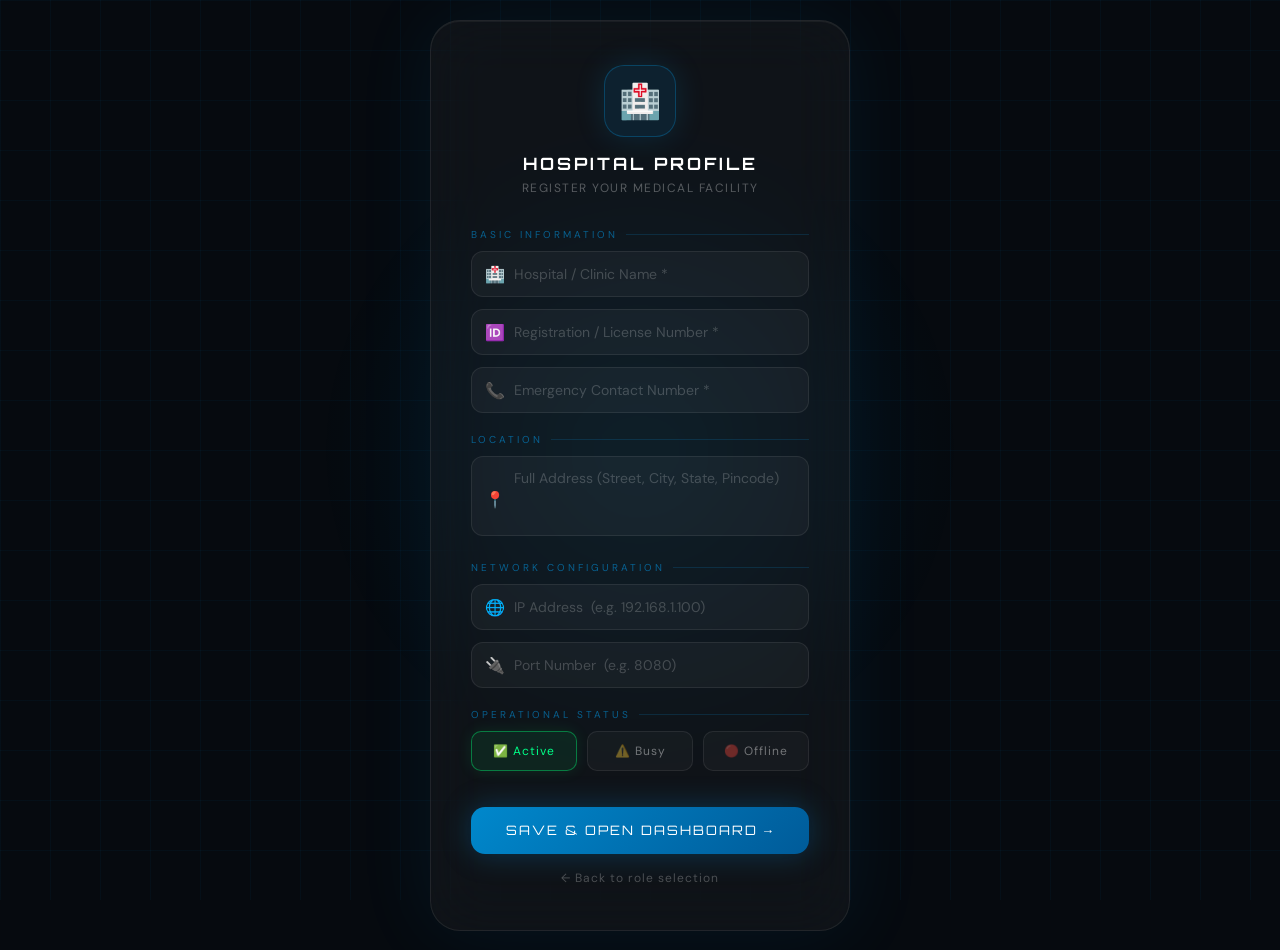
<file: hospital-profile.html>
<!DOCTYPE html>
<html>
<head>
<title>LifeLine — Hospital Profile</title>
<meta charset="UTF-8">
<meta name="viewport" content="width=device-width, initial-scale=1.0">
<link href="https://fonts.googleapis.com/css2?family=Orbitron:wght@400;700;900&family=DM+Sans:wght@300;400;500&display=swap" rel="stylesheet">
<style>
*{margin:0;padding:0;box-sizing:border-box;}

:root{
  --blue:#00aaff;
  --blue-dim:rgba(0,170,255,0.1);
  --glass:rgba(255,255,255,0.04);
  --border:rgba(255,255,255,0.08);
}

body{
  min-height:100vh;
  background:#060a0f;
  display:flex;
  justify-content:center;
  align-items:center;
  font-family:'DM Sans',sans-serif;
  color:white;
  overflow:hidden;
  padding:20px;
}

/* Grid */
.grid{
  position:fixed;inset:0;
  background-image:
    linear-gradient(rgba(0,170,255,0.04) 1px, transparent 1px),
    linear-gradient(90deg,rgba(0,170,255,0.04) 1px, transparent 1px);
  background-size:50px 50px;
  animation:gridScroll 25s linear infinite;
}
@keyframes gridScroll{to{transform:translateY(50px);}}

/* Blue glow */
.glow{
  position:fixed;
  width:700px;height:700px;border-radius:50%;
  background:radial-gradient(circle,rgba(0,170,255,0.08) 0%,transparent 65%);
  top:50%;left:50%;transform:translate(-50%,-50%);
  animation:breathe 5s ease-in-out infinite;
}
@keyframes breathe{
  0%,100%{transform:translate(-50%,-50%) scale(1);}
  50%{transform:translate(-50%,-50%) scale(1.1);}
}

/* Card */
.card{
  position:relative;z-index:2;
  width:420px;
  padding:44px 40px;
  border-radius:30px;
  background:var(--glass);
  backdrop-filter:blur(30px);
  border:1px solid var(--border);
  box-shadow:0 0 80px rgba(0,170,255,0.08), inset 0 1px 0 rgba(255,255,255,0.05);
  animation:fadeUp 0.8s cubic-bezier(0.34,1.4,0.64,1);
}
@keyframes fadeUp{
  from{opacity:0;transform:translateY(40px);}
  to{opacity:1;transform:translateY(0);}
}

/* Header */
.card-head{text-align:center;margin-bottom:32px;}
.cross-icon{
  width:72px;height:72px;
  border-radius:20px;
  background:rgba(0,170,255,0.1);
  border:1px solid rgba(0,170,255,0.25);
  display:flex;align-items:center;justify-content:center;
  font-size:34px;
  margin:0 auto 16px;
  box-shadow:0 0 30px rgba(0,170,255,0.15);
}
.card-head h2{
  font-family:'Orbitron',monospace;
  font-size:17px;
  letter-spacing:3px;
  margin-bottom:6px;
}
.card-head p{
  font-size:12px;
  color:rgba(255,255,255,0.3);
  letter-spacing:1.5px;
  text-transform:uppercase;
}

/* Section label */
.section-label{
  font-size:10px;
  letter-spacing:3px;
  text-transform:uppercase;
  color:rgba(0,170,255,0.5);
  margin:20px 0 10px;
  display:flex;align-items:center;gap:8px;
}
.section-label::after{
  content:'';flex:1;
  height:1px;background:rgba(0,170,255,0.15);
}

/* Input group */
.input-group{
  position:relative;
  margin-bottom:12px;
}
.input-icon{
  position:absolute;
  left:14px;top:50%;transform:translateY(-50%);
  font-size:16px;
  pointer-events:none;
}
.input-group input,
.input-group select,
.input-group textarea{
  width:100%;
  padding:13px 14px 13px 42px;
  border:1px solid var(--border);
  border-radius:12px;
  background:rgba(255,255,255,0.04);
  color:white;
  font-family:'DM Sans',sans-serif;
  font-size:14px;
  outline:none;
  transition:border-color 0.3s, box-shadow 0.3s, background 0.3s;
}
.input-group select option{background:#0a0f1a;color:white;}
.input-group input::placeholder,
.input-group textarea::placeholder{color:rgba(255,255,255,0.2);}
.input-group input:focus,
.input-group select:focus,
.input-group textarea:focus{
  border-color:rgba(0,170,255,0.5);
  box-shadow:0 0 20px rgba(0,170,255,0.1);
  background:rgba(0,170,255,0.04);
}

.input-group textarea{
  height:80px;
  resize:none;
  padding-top:12px;
}

/* IP field special */
.ip-row{
  display:flex;gap:8px;
  margin-bottom:12px;
}
.ip-row .input-group{flex:1;margin-bottom:0;}
.ip-label{
  font-size:10px;
  letter-spacing:2px;
  text-transform:uppercase;
  color:rgba(255,255,255,0.2);
  text-align:center;
  margin-top:4px;
}

/* Status badge */
.status-row{
  display:flex;gap:10px;
  margin-bottom:12px;
}
.status-opt{
  flex:1;
  padding:11px 8px;
  border-radius:10px;
  border:1px solid var(--border);
  background:rgba(255,255,255,0.03);
  color:rgba(255,255,255,0.4);
  font-size:12px;
  text-align:center;
  cursor:pointer;
  transition:all 0.2s;
  letter-spacing:1px;
}
.status-opt.active-opt{
  border-color:rgba(0,255,120,0.4);
  background:rgba(0,255,120,0.08);
  color:#00ff88;
  box-shadow:0 0 15px rgba(0,255,120,0.1);
}
.status-opt.inactive-opt{
  border-color:rgba(255,100,0,0.4);
  background:rgba(255,100,0,0.08);
  color:#ff6400;
}

/* Submit btn */
.submit-btn{
  width:100%;
  padding:15px;
  margin-top:24px;
  border:none;
  border-radius:14px;
  background:linear-gradient(135deg,#0088cc,#005b99);
  color:white;
  font-family:'Orbitron',monospace;
  font-size:13px;
  letter-spacing:2px;
  cursor:pointer;
  box-shadow:0 0 30px rgba(0,136,204,0.3);
  transition:transform 0.2s,box-shadow 0.2s;
}
.submit-btn:hover{
  transform:scale(1.02);
  box-shadow:0 0 50px rgba(0,136,204,0.5);
}
.submit-btn:active{transform:scale(0.98);}

.back-link{
  display:block;
  text-align:center;
  margin-top:16px;
  font-size:12px;
  color:rgba(255,255,255,0.25);
  cursor:pointer;
  letter-spacing:1px;
  transition:color 0.2s;
}
.back-link:hover{color:rgba(255,255,255,0.5);}

/* Required star */
.req{color:var(--blue);margin-left:3px;}
</style>
</head>
<body>

<div class="grid"></div>
<div class="glow"></div>

<div class="card">
  <div class="card-head">
    <div class="cross-icon">🏥</div>
    <h2>HOSPITAL PROFILE</h2>
    <p>Register your medical facility</p>
  </div>

  <!-- Basic Info -->
  <div class="section-label">Basic Information</div>

  <div class="input-group">
    <span class="input-icon">🏥</span>
    <input id="hospName" type="text" placeholder="Hospital / Clinic Name *">
  </div>

  <div class="input-group">
    <span class="input-icon">🆔</span>
    <input id="hospId" type="text" placeholder="Registration / License Number *">
  </div>

  <div class="input-group">
    <span class="input-icon">📞</span>
    <input id="hospPhone" type="tel" placeholder="Emergency Contact Number *">
  </div>

  <!-- Location -->
  <div class="section-label">Location</div>

  <div class="input-group">
    <span class="input-icon">📍</span>
    <textarea id="hospAddress" placeholder="Full Address (Street, City, State, Pincode)"></textarea>
  </div>

  <!-- Network -->
  <div class="section-label">Network Configuration</div>

  <div class="input-group">
    <span class="input-icon">🌐</span>
    <input id="hospIP" type="text" placeholder="IP Address  (e.g. 192.168.1.100)" maxlength="45">
  </div>

  <div class="input-group">
    <span class="input-icon">🔌</span>
    <input id="hospPort" type="text" placeholder="Port Number  (e.g. 8080)" maxlength="6">
  </div>

  <!-- Status -->
  <div class="section-label">Operational Status</div>
  <div class="status-row">
    <div class="status-opt active-opt" id="statusActive" onclick="setStatus('active')">✅ Active</div>
    <div class="status-opt" id="statusBusy" onclick="setStatus('busy')">⚠️ Busy</div>
    <div class="status-opt" id="statusOffline" onclick="setStatus('offline')">🔴 Offline</div>
  </div>

  <button class="submit-btn" onclick="saveHospital()">SAVE & OPEN DASHBOARD →</button>
  <span class="back-link" onclick="history.back()">← Back to role selection</span>
</div>

<script>
let selectedStatus = 'active';

// If visited from map nearest-hospital marker, prefill fields
window.addEventListener('DOMContentLoaded', ()=>{
  try{
    const s = localStorage.getItem('nearestHospital');
    if(s){
      const h = JSON.parse(s);
      if(h.name) document.getElementById('hospName').value = h.name;
      if(h.lat || h.lon) document.getElementById('hospAddress').value = `Coordinates: ${h.lat}, ${h.lon}`;
      // optionally show distance in ID field for visibility
      if(h.distance) document.getElementById('hospId').value = `Nearest dist: ${Number(h.distance).toFixed(2)} km`;
      // clear stored nearestHospital so future visits aren't accidental
      localStorage.removeItem('nearestHospital');
    }
  }catch(e){ console.error('No nearest hospital data', e); }
});

function setStatus(s){
  selectedStatus = s;
  document.querySelectorAll('.status-opt').forEach(el => {
    el.classList.remove('active-opt','inactive-opt');
    el.style.borderColor='';
    el.style.background='';
    el.style.color='';
    el.style.boxShadow='';
  });
  const el = document.getElementById('status' + s.charAt(0).toUpperCase() + s.slice(1));
  if(s === 'active') el.classList.add('active-opt');
  else el.classList.add('inactive-opt');
}

function saveHospital(){
  const name    = document.getElementById('hospName').value.trim();
  const id      = document.getElementById('hospId').value.trim();
  const phone   = document.getElementById('hospPhone').value.trim();
  const address = document.getElementById('hospAddress').value.trim();
  const ip      = document.getElementById('hospIP').value.trim();
  const port    = document.getElementById('hospPort').value.trim();

  if(!name || !phone){
    shake(document.querySelector('.submit-btn'));
    flashBtn('⚠ NAME & PHONE REQUIRED');
    return;
  }

  // Basic IP validation (optional field but check format if filled)
  if(ip && !/^[\d.:a-fA-F]+$/.test(ip)){
    shake(document.querySelector('.submit-btn'));
    flashBtn('⚠ INVALID IP FORMAT');
    return;
  }

  const data = {name, id, phone, address, ip, port, status: selectedStatus};
  localStorage.setItem('hospital', JSON.stringify(data));
  localStorage.setItem('role','hospital');

  // Transition
  document.querySelector('.submit-btn').textContent = '✓ SAVED!';
  document.querySelector('.submit-btn').style.background = 'linear-gradient(135deg,#00cc77,#008844)';
  setTimeout(()=>{ window.location.href = 'hospital-home.html'; }, 600);
}

function shake(el){
  el.style.transform = 'translateX(-6px)';
  setTimeout(()=>el.style.transform = 'translateX(6px)',80);
  setTimeout(()=>el.style.transform = 'translateX(-4px)',160);
  setTimeout(()=>el.style.transform = 'translateX(0)',240);
}

function flashBtn(msg){
  const btn = document.querySelector('.submit-btn');
  const orig = btn.textContent;
  const origBg = btn.style.background;
  btn.textContent = msg;
  btn.style.background = 'linear-gradient(135deg,#cc4400,#882200)';
  setTimeout(()=>{
    btn.textContent = 'SAVE & OPEN DASHBOARD →';
    btn.style.background = '';
  }, 1800);
}
</script>
</body>
</html>
</file>
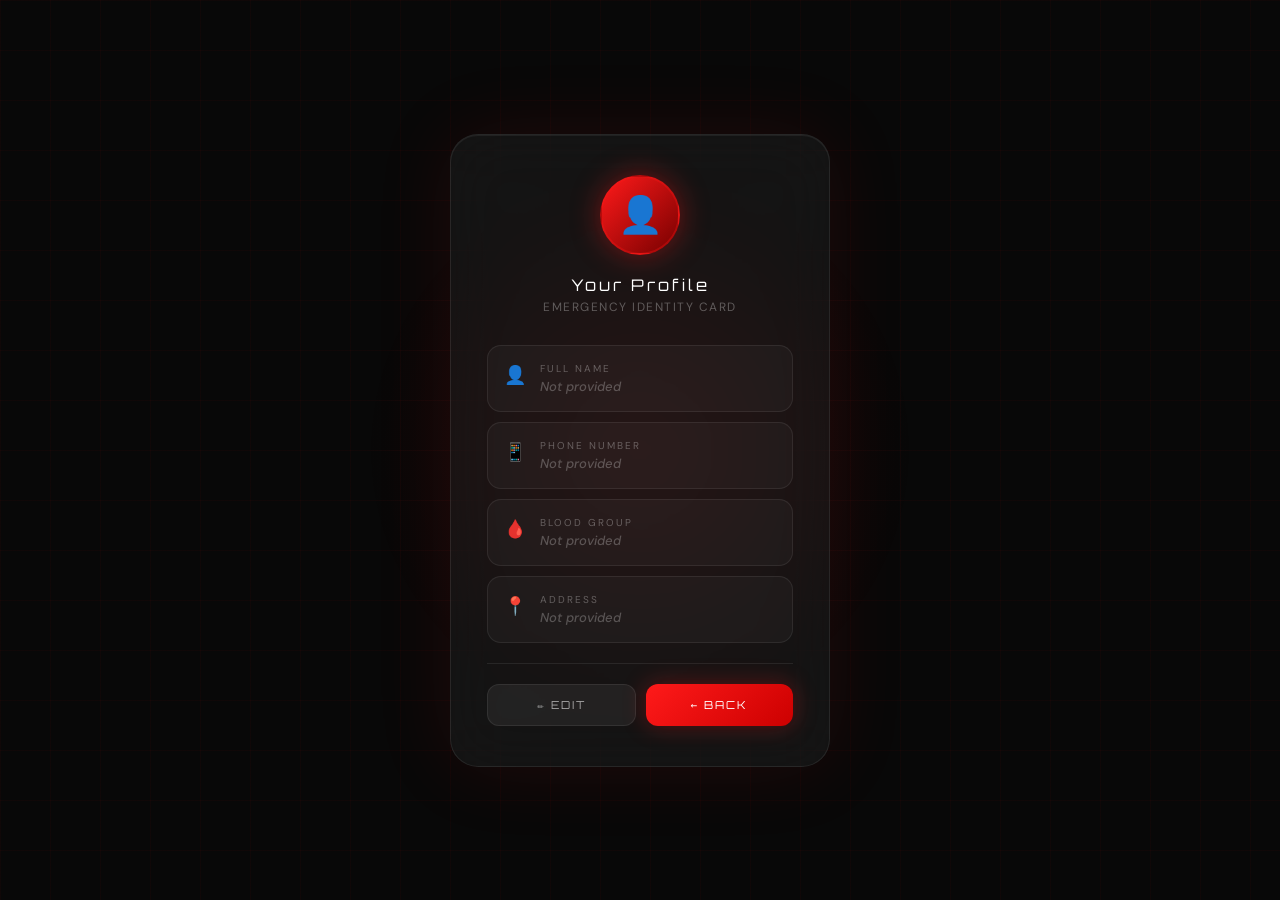
<file: profile-view.html>
<!DOCTYPE html>
<html>
<head>
<title>LifeLine — Profile</title>
<meta charset="UTF-8">
<meta name="viewport" content="width=device-width, initial-scale=1.0">
<link href="https://fonts.googleapis.com/css2?family=Orbitron:wght@400;700;900&family=DM+Sans:wght@300;400;500&display=swap" rel="stylesheet">
<style>
*{margin:0;padding:0;box-sizing:border-box;}

:root{
  --red:#ff1a1a;
  --glass:rgba(255,255,255,0.05);
  --border:rgba(255,255,255,0.08);
}

body{
  min-height:100vh;
  background:#080808;
  display:flex;
  justify-content:center;
  align-items:center;
  font-family:'DM Sans',sans-serif;
  color:white;
  overflow:hidden;
}

.grid{
  position:fixed;inset:0;
  background-image:
    linear-gradient(rgba(255,26,26,0.035) 1px, transparent 1px),
    linear-gradient(90deg,rgba(255,26,26,0.035) 1px, transparent 1px);
  background-size:50px 50px;
}
.glow-bg{
  position:fixed;
  width:600px;height:600px;
  border-radius:50%;
  background:radial-gradient(circle, rgba(255,26,26,0.08) 0%, transparent 65%);
  top:50%;left:50%;transform:translate(-50%,-50%);
}

.card{
  position:relative;
  z-index:2;
  width:380px;
  padding:40px 36px;
  border-radius:28px;
  background:var(--glass);
  backdrop-filter:blur(30px);
  border:1px solid var(--border);
  box-shadow:0 0 80px rgba(255,26,26,0.1), inset 0 1px 0 rgba(255,255,255,0.06);
  animation:fadeUp 0.7s cubic-bezier(0.34,1.4,0.64,1);
}
@keyframes fadeUp{
  from{opacity:0;transform:translateY(30px);}
  to{opacity:1;transform:translateY(0);}
}

/* Avatar */
.avatar{
  width:80px;height:80px;
  border-radius:50%;
  background:linear-gradient(135deg,#ff1a1a,#770000);
  display:flex;align-items:center;justify-content:center;
  font-size:36px;
  margin:0 auto 20px;
  box-shadow:0 0 30px rgba(255,26,26,0.4);
  border:2px solid rgba(255,26,26,0.3);
}

.card-title{
  font-family:'Orbitron',monospace;
  font-size:16px;
  letter-spacing:3px;
  color:white;
  text-align:center;
  margin-bottom:4px;
}
.card-sub{
  font-size:12px;
  color:rgba(255,255,255,0.3);
  text-align:center;
  letter-spacing:1.5px;
  text-transform:uppercase;
  margin-bottom:30px;
}

/* Fields */
.field{
  display:flex;
  align-items:flex-start;
  gap:14px;
  padding:16px;
  border-radius:14px;
  background:rgba(255,255,255,0.03);
  border:1px solid var(--border);
  margin-bottom:10px;
  transition:border-color 0.2s;
}
.field:hover{border-color:rgba(255,26,26,0.2);}

.field-icon{
  font-size:18px;
  margin-top:1px;
  flex-shrink:0;
}
.field-label{
  font-size:10px;
  letter-spacing:2px;
  text-transform:uppercase;
  color:rgba(255,255,255,0.3);
  margin-bottom:3px;
}
.field-value{
  font-size:15px;
  color:white;
  font-weight:500;
}
.field-value.empty{
  color:rgba(255,255,255,0.25);
  font-style:italic;
  font-size:13px;
}

/* Blood group badge */
.blood-badge{
  display:inline-block;
  padding:2px 10px;
  border-radius:20px;
  background:rgba(255,26,26,0.15);
  border:1px solid rgba(255,26,26,0.3);
  color:var(--red);
  font-family:'Orbitron',monospace;
  font-size:13px;
  font-weight:700;
}

/* Divider */
.divider{
  height:1px;
  background:var(--border);
  margin:20px 0;
}

/* Buttons */
.btn-row{
  display:flex;gap:10px;
  margin-top:6px;
}
.btn{
  flex:1;
  padding:13px;
  border:none;
  border-radius:12px;
  font-family:'Orbitron',monospace;
  font-size:11px;
  letter-spacing:2px;
  cursor:pointer;
  transition:transform 0.2s,box-shadow 0.2s;
}
.btn:active{transform:scale(0.97);}

.btn-primary{
  background:linear-gradient(135deg,#ff1a1a,#cc0000);
  color:white;
  box-shadow:0 0 25px rgba(255,26,26,0.3);
}
.btn-primary:hover{box-shadow:0 0 40px rgba(255,26,26,0.5);}

.btn-secondary{
  background:rgba(255,255,255,0.06);
  color:rgba(255,255,255,0.6);
  border:1px solid var(--border);
}
.btn-secondary:hover{background:rgba(255,255,255,0.1);color:white;}
</style>
</head>
<body>

<div class="grid"></div>
<div class="glow-bg"></div>

<div class="card">
  <div class="avatar" id="avatarChar">👤</div>
  <div class="card-title" id="displayName">Your Profile</div>
  <div class="card-sub">Emergency Identity Card</div>

  <div class="field">
    <span class="field-icon">👤</span>
    <div class="field-content">
      <div class="field-label">Full Name</div>
      <div class="field-value" id="name">—</div>
    </div>
  </div>

  <div class="field">
    <span class="field-icon">📱</span>
    <div class="field-content">
      <div class="field-label">Phone Number</div>
      <div class="field-value" id="phone">—</div>
    </div>
  </div>

  <div class="field">
    <span class="field-icon">🩸</span>
    <div class="field-content">
      <div class="field-label">Blood Group</div>
      <div class="field-value" id="blood">—</div>
    </div>
  </div>

  <div class="field">
    <span class="field-icon">📍</span>
    <div class="field-content">
      <div class="field-label">Address</div>
      <div class="field-value" id="address">—</div>
    </div>
  </div>

  <div class="divider"></div>

  <div class="btn-row">
    <button class="btn btn-secondary" onclick="editProfile()">✏ EDIT</button>
    <button class="btn btn-primary" onclick="goHome()">← BACK</button>
  </div>
</div>

<script>
const profile = JSON.parse(localStorage.getItem('profile') || '{}');

function setField(id, val, isBlood){
  const el = document.getElementById(id);
  if(val && val.trim()){
    if(isBlood){
      el.innerHTML = `<span class="blood-badge">${val}</span>`;
    } else {
      el.textContent = val;
    }
  } else {
    el.textContent = 'Not provided';
    el.classList.add('empty');
  }
}

if(profile.name){
  document.getElementById('displayName').textContent = profile.name;
  document.getElementById('avatarChar').textContent = profile.name.charAt(0).toUpperCase();
}

setField('name', profile.name);
setField('phone', profile.phone);
setField('blood', profile.blood, true);
setField('address', profile.address);

function goHome(){
  window.location.href = 'user.html';
}
function editProfile(){
  window.location.href = 'profile.html';
}
</script>
</body>
</html>
</file>
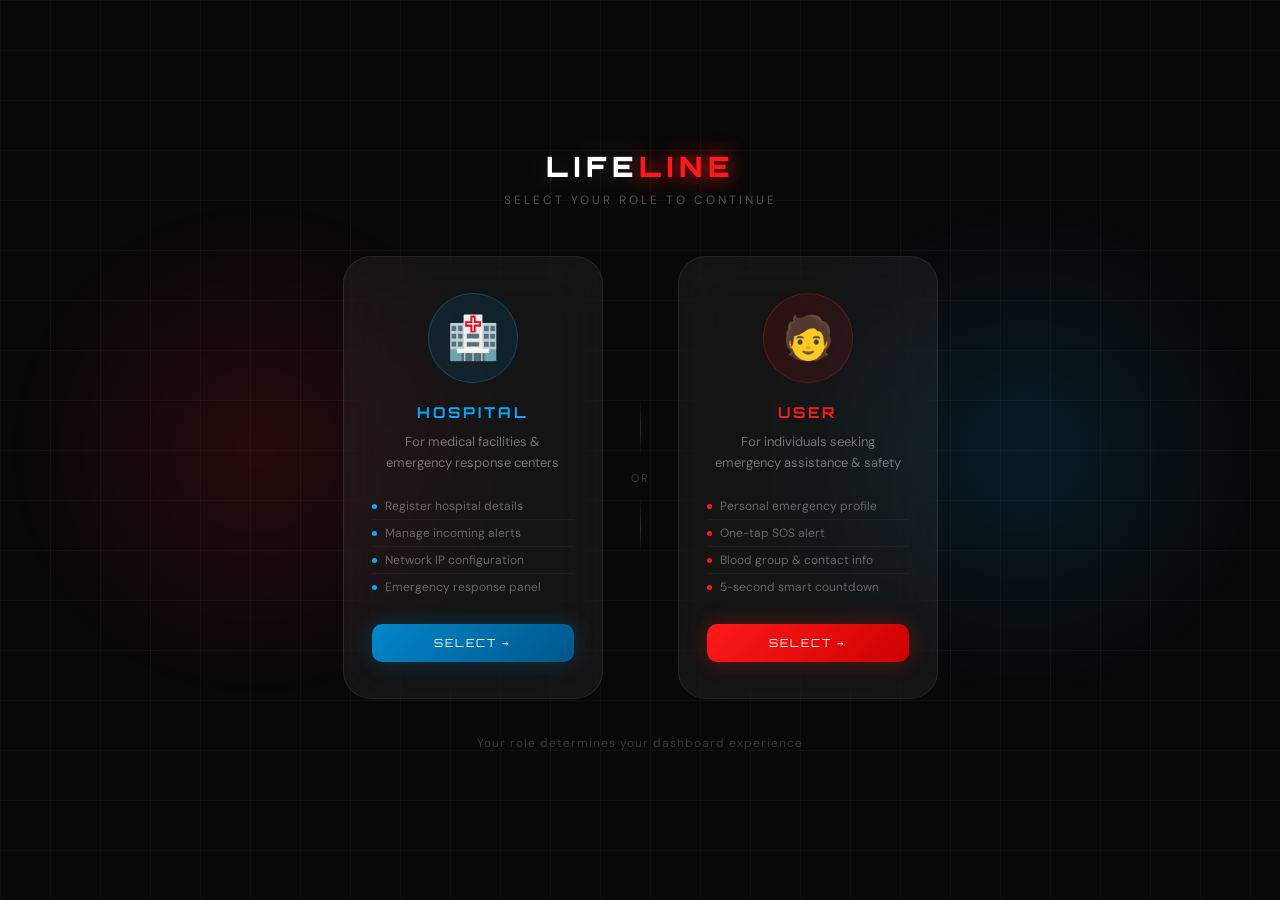
<file: role-select.html>
<!DOCTYPE html>
<html>
<head>
<title>LifeLine — Select Role</title>
<meta charset="UTF-8">
<meta name="viewport" content="width=device-width, initial-scale=1.0">
<link href="https://fonts.googleapis.com/css2?family=Orbitron:wght@400;700;900&family=DM+Sans:wght@300;400;500&display=swap" rel="stylesheet">
<style>
*{margin:0;padding:0;box-sizing:border-box;}

:root{
  --red:#ff1a1a;
  --blue:#00aaff;
  --glass:rgba(255,255,255,0.05);
  --border:rgba(255,255,255,0.08);
}

body{
  min-height:100vh;
  background:#080808;
  display:flex;
  flex-direction:column;
  justify-content:center;
  align-items:center;
  font-family:'DM Sans',sans-serif;
  color:white;
  overflow:hidden;
}

/* Animated grid */
.grid{
  position:fixed;inset:0;
  background-image:
    linear-gradient(rgba(255,255,255,0.03) 1px, transparent 1px),
    linear-gradient(90deg,rgba(255,255,255,0.03) 1px, transparent 1px);
  background-size:50px 50px;
  animation:gridScroll 20s linear infinite;
}
@keyframes gridScroll{to{transform:translateY(50px);}}

/* Dual glow — red left, blue right */
.glow-red{
  position:fixed;
  width:500px;height:500px;border-radius:50%;
  background:radial-gradient(circle,rgba(255,26,26,0.12) 0%,transparent 70%);
  top:50%;left:20%;transform:translate(-50%,-50%);
  animation:glowPulse 4s ease-in-out infinite;
}
.glow-blue{
  position:fixed;
  width:500px;height:500px;border-radius:50%;
  background:radial-gradient(circle,rgba(0,170,255,0.12) 0%,transparent 70%);
  top:50%;left:80%;transform:translate(-50%,-50%);
  animation:glowPulse 4s ease-in-out infinite 1s;
}
@keyframes glowPulse{
  0%,100%{transform:translate(-50%,-50%) scale(1);}
  50%{transform:translate(-50%,-50%) scale(1.15);}
}

/* Header */
.header{
  position:relative;z-index:2;
  text-align:center;
  margin-bottom:48px;
  animation:fadeDown 0.8s cubic-bezier(0.34,1.4,0.64,1) both;
}
@keyframes fadeDown{
  from{opacity:0;transform:translateY(-30px);}
  to{opacity:1;transform:translateY(0);}
}
.logo{
  font-family:'Orbitron',monospace;
  font-size:28px;
  font-weight:900;
  letter-spacing:6px;
  color:white;
  text-shadow:0 0 30px rgba(255,255,255,0.2);
  margin-bottom:8px;
}
.logo span{color:var(--red);text-shadow:0 0 20px var(--red);}
.tagline{
  font-size:12px;
  letter-spacing:3px;
  text-transform:uppercase;
  color:rgba(255,255,255,0.3);
}

/* Role cards */
.cards-row{
  position:relative;z-index:2;
  display:flex;
  gap:24px;
  animation:fadeUp 0.8s cubic-bezier(0.34,1.4,0.64,1) 0.2s both;
}
@keyframes fadeUp{
  from{opacity:0;transform:translateY(40px);}
  to{opacity:1;transform:translateY(0);}
}

.role-card{
  width:260px;
  padding:36px 28px;
  border-radius:28px;
  background:var(--glass);
  backdrop-filter:blur(30px);
  border:1px solid var(--border);
  text-align:center;
  cursor:pointer;
  transition:transform 0.3s, box-shadow 0.3s, border-color 0.3s, background 0.3s;
  position:relative;
  overflow:hidden;
}
.role-card::before{
  content:'';
  position:absolute;
  inset:0;
  border-radius:28px;
  opacity:0;
  transition:opacity 0.3s;
}
.role-card:hover{transform:translateY(-8px) scale(1.02);}

/* Hospital card accent */
.role-card.hospital::before{
  background:linear-gradient(135deg,rgba(0,170,255,0.08),transparent);
}
.role-card.hospital:hover{
  border-color:rgba(0,170,255,0.4);
  box-shadow:0 20px 60px rgba(0,170,255,0.2), 0 0 0 1px rgba(0,170,255,0.15);
}
.role-card.hospital:hover::before{opacity:1;}

/* User card accent */
.role-card.user-card::before{
  background:linear-gradient(135deg,rgba(255,26,26,0.08),transparent);
}
.role-card.user-card:hover{
  border-color:rgba(255,26,26,0.4);
  box-shadow:0 20px 60px rgba(255,26,26,0.2), 0 0 0 1px rgba(255,26,26,0.15);
}
.role-card.user-card:hover::before{opacity:1;}

/* Active/selected state */
.role-card.selected{transform:translateY(-10px) scale(1.03);}
.role-card.hospital.selected{
  border-color:rgba(0,170,255,0.6);
  box-shadow:0 24px 70px rgba(0,170,255,0.3), 0 0 0 1px rgba(0,170,255,0.3);
  background:rgba(0,170,255,0.08);
}
.role-card.user-card.selected{
  border-color:rgba(255,26,26,0.6);
  box-shadow:0 24px 70px rgba(255,26,26,0.3), 0 0 0 1px rgba(255,26,26,0.3);
  background:rgba(255,26,26,0.08);
}

.role-icon-wrap{
  width:90px;height:90px;
  border-radius:50%;
  margin:0 auto 20px;
  display:flex;align-items:center;justify-content:center;
  font-size:42px;
  position:relative;z-index:1;
  transition:transform 0.3s, box-shadow 0.3s;
}
.hospital .role-icon-wrap{
  background:rgba(0,170,255,0.1);
  border:1px solid rgba(0,170,255,0.25);
}
.hospital:hover .role-icon-wrap{
  transform:scale(1.1);
  box-shadow:0 0 30px rgba(0,170,255,0.3);
}
.user-card .role-icon-wrap{
  background:rgba(255,26,26,0.1);
  border:1px solid rgba(255,26,26,0.25);
}
.user-card:hover .role-icon-wrap{
  transform:scale(1.1);
  box-shadow:0 0 30px rgba(255,26,26,0.3);
}

.role-title{
  font-family:'Orbitron',monospace;
  font-size:15px;
  letter-spacing:3px;
  font-weight:700;
  margin-bottom:10px;
  position:relative;z-index:1;
}
.hospital .role-title{color:var(--blue);}
.user-card .role-title{color:var(--red);}

.role-desc{
  font-size:13px;
  color:rgba(255,255,255,0.4);
  line-height:1.6;
  position:relative;z-index:1;
  margin-bottom:20px;
}

.role-features{
  list-style:none;
  text-align:left;
  margin-bottom:24px;
  position:relative;z-index:1;
}
.role-features li{
  font-size:12px;
  color:rgba(255,255,255,0.35);
  padding:5px 0;
  display:flex;align-items:center;gap:8px;
  border-bottom:1px solid rgba(255,255,255,0.04);
}
.role-features li:last-child{border-bottom:none;}
.feature-dot{
  width:5px;height:5px;border-radius:50%;flex-shrink:0;
}
.hospital .feature-dot{background:var(--blue);}
.user-card .feature-dot{background:var(--red);}

.role-btn{
  width:100%;
  padding:12px;
  border:none;
  border-radius:10px;
  font-family:'Orbitron',monospace;
  font-size:11px;
  letter-spacing:2px;
  cursor:pointer;
  transition:transform 0.2s,box-shadow 0.2s;
  position:relative;z-index:1;
}
.hospital .role-btn{
  background:linear-gradient(135deg,#0088cc,#005588);
  color:white;
  box-shadow:0 0 20px rgba(0,136,204,0.3);
}
.hospital .role-btn:hover{box-shadow:0 0 35px rgba(0,136,204,0.5);}
.user-card .role-btn{
  background:linear-gradient(135deg,#ff1a1a,#cc0000);
  color:white;
  box-shadow:0 0 20px rgba(255,26,26,0.3);
}
.user-card .role-btn:hover{box-shadow:0 0 35px rgba(255,26,26,0.5);}
.role-btn:active{transform:scale(0.97);}

/* Divider "OR" */
.or-divider{
  position:relative;z-index:2;
  display:flex;
  flex-direction:column;
  align-items:center;
  justify-content:center;
  gap:12px;
  padding:0 4px;
}
.or-line{width:1px;height:60px;background:linear-gradient(to bottom,transparent,rgba(255,255,255,0.15),transparent);}
.or-text{
  font-size:11px;
  letter-spacing:2px;
  color:rgba(255,255,255,0.2);
  text-transform:uppercase;
}

/* Bottom hint */
.hint{
  position:relative;z-index:2;
  margin-top:36px;
  font-size:12px;
  color:rgba(255,255,255,0.2);
  letter-spacing:1px;
  text-align:center;
  animation:fadeUp 0.8s cubic-bezier(0.34,1.4,0.64,1) 0.4s both;
}

/* Transition overlay */
.transition-overlay{
  position:fixed;inset:0;
  z-index:999;
  opacity:0;
  pointer-events:none;
  transition:opacity 0.4s ease;
}
.transition-overlay.active{opacity:1;pointer-events:all;}
.transition-overlay.hospital-t{background:radial-gradient(circle at center,rgba(0,170,255,0.15),#080808 70%);}
.transition-overlay.user-t{background:radial-gradient(circle at center,rgba(255,26,26,0.15),#080808 70%);}
</style>
</head>
<body>

<div class="grid"></div>
<div class="glow-red"></div>
<div class="glow-blue"></div>

<div class="header">
  <div class="logo">LIFE<span>LINE</span></div>
  <div class="tagline">Select your role to continue</div>
</div>

<div class="cards-row">

  <!-- Hospital Card -->
  <div class="role-card hospital" onclick="selectRole('hospital')">
    <div class="role-icon-wrap">🏥</div>
    <div class="role-title">HOSPITAL</div>
    <div class="role-desc">For medical facilities &amp; emergency response centers</div>
    <ul class="role-features">
      <li><span class="feature-dot"></span>Register hospital details</li>
      <li><span class="feature-dot"></span>Manage incoming alerts</li>
      <li><span class="feature-dot"></span>Network IP configuration</li>
      <li><span class="feature-dot"></span>Emergency response panel</li>
    </ul>
    <button class="role-btn">SELECT →</button>
  </div>

  <div class="or-divider">
    <div class="or-line"></div>
    <div class="or-text">or</div>
    <div class="or-line"></div>
  </div>

  <!-- User Card -->
  <div class="role-card user-card" onclick="selectRole('user')">
    <div class="role-icon-wrap">🧑</div>
    <div class="role-title">USER</div>
    <div class="role-desc">For individuals seeking emergency assistance &amp; safety</div>
    <ul class="role-features">
      <li><span class="feature-dot"></span>Personal emergency profile</li>
      <li><span class="feature-dot"></span>One-tap SOS alert</li>
      <li><span class="feature-dot"></span>Blood group &amp; contact info</li>
      <li><span class="feature-dot"></span>5-second smart countdown</li>
    </ul>
    <button class="role-btn">SELECT →</button>
  </div>

</div>

<div class="hint">Your role determines your dashboard experience</div>

<div class="transition-overlay" id="transOverlay"></div>

<script>
function selectRole(role){
  localStorage.setItem('role', role);

  const overlay = document.getElementById('transOverlay');
  overlay.className = 'transition-overlay active ' + (role === 'hospital' ? 'hospital-t' : 'user-t');

  // Highlight selected card
  document.querySelectorAll('.role-card').forEach(c => c.classList.remove('selected'));
  const target = document.querySelector('.role-card.' + (role === 'hospital' ? 'hospital' : 'user-card'));
  if(target) target.classList.add('selected');

  setTimeout(()=>{
    if(role === 'hospital'){
      // If hospital profile already saved, skip to dashboard
      const hosp = localStorage.getItem('hospital');
      window.location.href = hosp ? 'hospital-home.html' : 'hospital-profile.html';
    } else {
      // If user profile already saved, skip to home
      const prof = localStorage.getItem('profile');
      window.location.href = prof ? 'user.html' : 'profile.html';
    }
  }, 500);
}
</script>
</body>
</html>
</file>
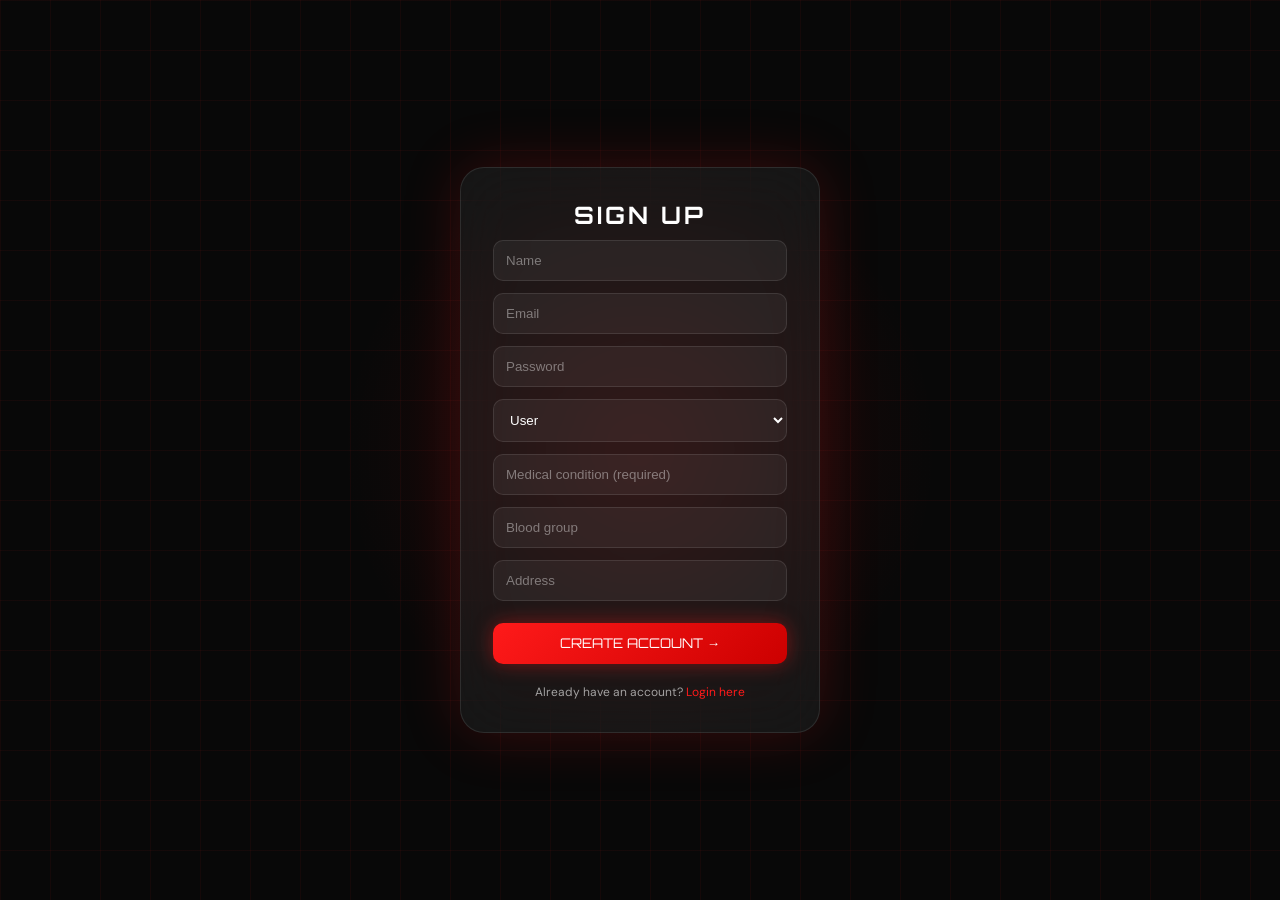
<file: signup.html>
<!DOCTYPE html>
<html>
<head>
<title>LifeLine — Signup</title>
<meta charset="UTF-8">
<meta name="viewport" content="width=device-width, initial-scale=1.0">

<link href="https://fonts.googleapis.com/css2?family=Orbitron:wght@400;700;900&family=DM+Sans:wght@300;400;500&display=swap" rel="stylesheet">

<style>
*{margin:0;padding:0;box-sizing:border-box;}

:root{
  --red:#ff1a1a;
  --glass:rgba(255,255,255,0.06);
  --border:rgba(255,255,255,0.1);
}

body{
  height:100vh;
  background:#080808;
  display:flex;
  justify-content:center;
  align-items:center;
  font-family:'DM Sans',sans-serif;
  overflow:hidden;
  color:white;
}

/* Background */
.grid{
  position:absolute;
  inset:0;
  background-image:
    linear-gradient(rgba(255,26,26,0.05) 1px, transparent 1px),
    linear-gradient(90deg, rgba(255,26,26,0.05) 1px, transparent 1px);
  background-size:50px 50px;
  animation:gridMove 20s linear infinite;
}
@keyframes gridMove{
  from{transform:translateY(0);}
  to{transform:translateY(50px);}
}

.glow-bg{
  position:absolute;
  width:600px;
  height:600px;
  border-radius:50%;
  background:radial-gradient(circle, rgba(255,26,26,0.12) 0%, transparent 70%);
  top:50%;left:50%;
  transform:translate(-50%,-50%);
}

/* Card */
.card{
  width:360px;
  padding:32px;
  border-radius:24px;
  background:var(--glass);
  backdrop-filter:blur(30px);
  border:1px solid var(--border);
  box-shadow:0 0 60px rgba(255,26,26,0.2);
  text-align:center;
  z-index:2;
}

.card h2{
  font-family:'Orbitron';
  letter-spacing:3px;
  margin-bottom:10px;
}

.input-group{
  margin-bottom:12px;
}

input, select{
  width:100%;
  padding:12px;
  border-radius:10px;
  border:1px solid var(--border);
  background:rgba(255,255,255,0.05);
  color:white;
  outline:none;
}

input::placeholder{
  color:rgba(255,255,255,0.4);
}

.btn{
  width:100%;
  padding:12px;
  margin-top:10px;
  border:none;
  border-radius:10px;
  background:linear-gradient(135deg,#ff1a1a,#cc0000);
  color:white;
  font-family:'Orbitron';
  cursor:pointer;
  box-shadow:0 0 20px rgba(255,26,26,0.4);
}

.section-title{
  margin-top:18px;
  font-size:12px;
  color:rgba(255,255,255,0.5);
}
</style>
</head>

<body>

<div class="grid"></div>
<div class="glow-bg"></div>

<div class="card">
  <h2>SIGN UP</h2>

  <div class="input-group">
    <input id="name" placeholder="Name">
  </div>

  <div class="input-group">
    <input id="email" placeholder="Email">
  </div>

  <div class="input-group">
    <input id="password" type="password" placeholder="Password">
  </div>

  <div class="input-group">
    <select id="role" onchange="toggleProfileFields()">
      <option value="user">User</option>
      <option value="receiver">Receiver</option>
    </select>
  </div>

  <!-- emergency profile fields collected during signup; shown only for users -->
  <div id="profileFields">
    <div class="input-group">
      <input id="medical_condition" placeholder="Medical condition (required)">
    </div>
    <div class="input-group">
      <input id="blood" placeholder="Blood group">
    </div>
    <div class="input-group">
      <input id="address" placeholder="Address">
    </div>
  </div>

  <button class="btn" onclick="signup()">CREATE ACCOUNT →</button>

  <div class="section-title" style="margin-top: 20px; color: rgba(255,255,255,0.6);">
    Already have an account? <a href="login-connected.html" style="color: #ff1a1a; text-decoration: none;">Login here</a>
  </div>
</div>

<script>
function toggleProfileFields(){
  const role = document.getElementById('role').value;
  const pf = document.getElementById('profileFields');
  pf.style.display = role === 'user' ? 'block' : 'none';
}

// we will query location when the user signs up, no need to prefill
async function signup() {
  const name = document.getElementById('name');
  const email = document.getElementById('email');
  const password = document.getElementById('password');
  const role = document.getElementById('role');
  const medical = document.getElementById('medical_condition');
  const blood = document.getElementById('blood');
  const address = document.getElementById('address');

  // only require profile data when role is user
  const isUser = role.value === 'user';
  if (!name.value || !email.value || !password.value || (isUser && !medical.value)) {
    alert('Please fill in all required fields' + (isUser ? ' including medical condition' : ''));
    return;
  }

  // gather coordinates fresh at signup time
  let coords = null;
  if (navigator.geolocation) {
    try {
      coords = await new Promise(resolve => {
        navigator.geolocation.getCurrentPosition(
          pos => resolve(pos.coords),
          () => resolve(null),
          { enableHighAccuracy: true, timeout: 5000 }
        );
      });
    } catch (e) {
      coords = null;
    }
  }

  // if the user declined or the lookup failed, fall back to a fixed default (Trichy)
  if (!coords) {
    coords = { latitude: 10.9860, longitude: 78.8380 }; // Samayapuram (Trichy) default
  }

  // use dynamic base so it works whether you access via localhost, 172.17.30.23, or file://
  const apiBase = window.location.origin ? window.location.origin + '/api' : 'http://127.0.0.1:8000/api';
  let payload = {
      name: name.value,
      email: email.value,
      password: password.value,
      role: role.value
  };
    if(isUser){
      payload.medical_condition = medical.value;
      payload.blood = blood.value;
      payload.address = address.value;
    }

  // attach coords if we got them
  if (coords) {
    payload.latitude = String(coords.latitude);
    payload.longitude = String(coords.longitude);
  }

  let res = await fetch(`${apiBase}/signup`, {
    method: "POST",
    headers: {"Content-Type": "application/json"},
    body: JSON.stringify(payload)
  });

  let data = await res.json().catch(() => ({}));

  if (res.ok) {
    // if user role, cache profile; otherwise clear any leftover
    if(isUser){
      const profile = {name: name.value, medical_condition: medical.value, blood: blood.value, address: address.value};
      localStorage.setItem('profile', JSON.stringify(profile));
    } else {
      localStorage.removeItem('profile');
    }

    alert(data.message || "Account created! Redirecting to login...");
    setTimeout(() => {
      window.location.href = 'login-connected.html';
    }, 1500);
  } else {
    alert("Signup failed: " + (data.detail || "Error"));
  }
}

// initialize visibility on page load
window.addEventListener('DOMContentLoaded', () => {
    toggleProfileFields();
});

</script>

</body>
</html>
</file>
